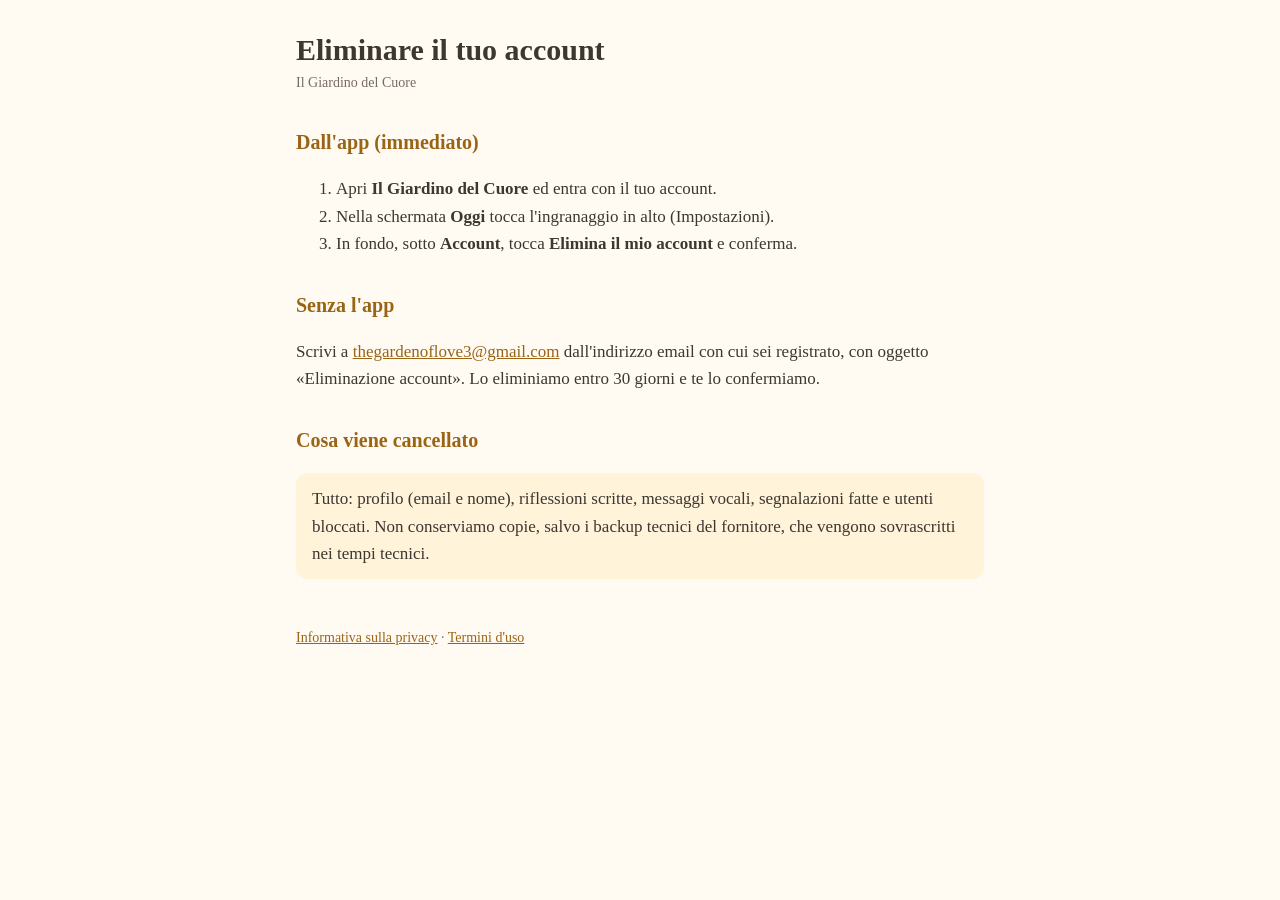
<file: web/legale/elimina-account.html>
<!doctype html>
<html lang="it"><head><meta charset="utf-8">
<meta name="viewport" content="width=device-width, initial-scale=1">
<title>Eliminare l'account — Il Giardino del Cuore</title>
<link rel="stylesheet" href="_stile.css"></head>
<body><main>
<h1>Eliminare il tuo account</h1>
<div class="data">Il Giardino del Cuore</div>

<h2>Dall'app (immediato)</h2>
<ol>
<li>Apri <b>Il Giardino del Cuore</b> ed entra con il tuo account.</li>
<li>Nella schermata <b>Oggi</b> tocca l'ingranaggio in alto (Impostazioni).</li>
<li>In fondo, sotto <b>Account</b>, tocca <b>Elimina il mio account</b> e conferma.</li>
</ol>

<h2>Senza l'app</h2>
<p>Scrivi a <a href="mailto:thegardenoflove3@gmail.com?subject=Eliminazione%20account">thegardenoflove3@gmail.com</a>
dall'indirizzo email con cui sei registrato, con oggetto «Eliminazione account».
Lo eliminiamo entro 30 giorni e te lo confermiamo.</p>

<h2>Cosa viene cancellato</h2>
<p class="box">Tutto: profilo (email e nome), riflessioni scritte, messaggi vocali, segnalazioni
fatte e utenti bloccati. Non conserviamo copie, salvo i backup tecnici del fornitore, che
vengono sovrascritti nei tempi tecnici.</p>

<footer><a href="privacy.html">Informativa sulla privacy</a> · <a href="termini.html">Termini d'uso</a></footer>
</main></body></html>
</file>
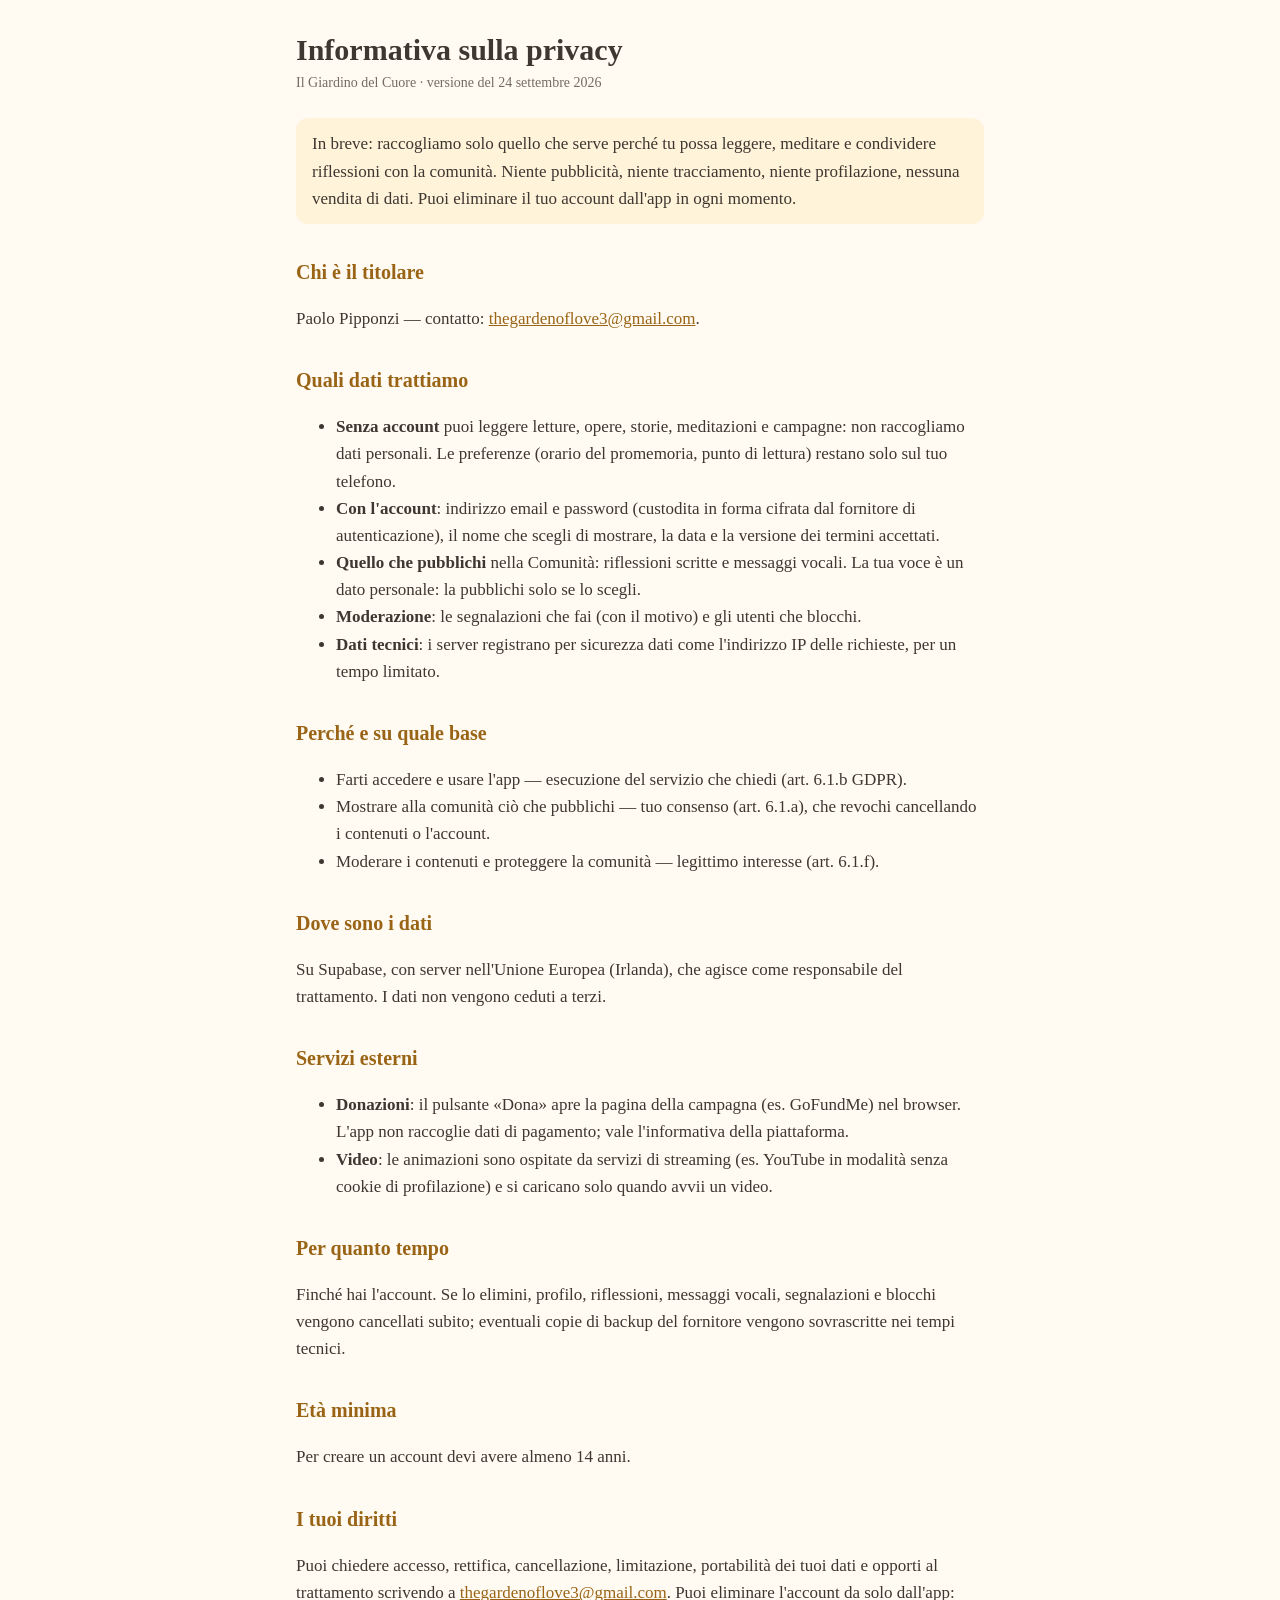
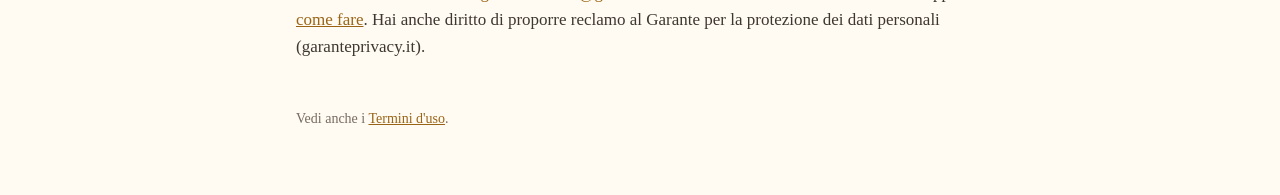
<file: web/legale/privacy.html>
<!doctype html>
<html lang="it"><head><meta charset="utf-8">
<meta name="viewport" content="width=device-width, initial-scale=1">
<title>Privacy — Il Giardino del Cuore</title>
<link rel="stylesheet" href="_stile.css"></head>
<body><main>
<h1>Informativa sulla privacy</h1>
<div class="data">Il Giardino del Cuore · versione del 24 settembre 2026</div>

<p class="box">In breve: raccogliamo solo quello che serve perché tu possa leggere, meditare e
condividere riflessioni con la comunità. Niente pubblicità, niente tracciamento, niente
profilazione, nessuna vendita di dati. Puoi eliminare il tuo account dall'app in ogni momento.</p>

<h2>Chi è il titolare</h2>
<p>Paolo Pipponzi — contatto: <a href="mailto:thegardenoflove3@gmail.com">thegardenoflove3@gmail.com</a>.</p>

<h2>Quali dati trattiamo</h2>
<ul>
<li><b>Senza account</b> puoi leggere letture, opere, storie, meditazioni e campagne: non
raccogliamo dati personali. Le preferenze (orario del promemoria, punto di lettura) restano
solo sul tuo telefono.</li>
<li><b>Con l'account</b>: indirizzo email e password (custodita in forma cifrata dal fornitore
di autenticazione), il nome che scegli di mostrare, la data e la versione dei termini accettati.</li>
<li><b>Quello che pubblichi</b> nella Comunità: riflessioni scritte e messaggi vocali. La tua
voce è un dato personale: la pubblichi solo se lo scegli.</li>
<li><b>Moderazione</b>: le segnalazioni che fai (con il motivo) e gli utenti che blocchi.</li>
<li><b>Dati tecnici</b>: i server registrano per sicurezza dati come l'indirizzo IP delle
richieste, per un tempo limitato.</li>
</ul>

<h2>Perché e su quale base</h2>
<ul>
<li>Farti accedere e usare l'app — esecuzione del servizio che chiedi (art. 6.1.b GDPR).</li>
<li>Mostrare alla comunità ciò che pubblichi — tuo consenso (art. 6.1.a), che revochi
cancellando i contenuti o l'account.</li>
<li>Moderare i contenuti e proteggere la comunità — legittimo interesse (art. 6.1.f).</li>
</ul>

<h2>Dove sono i dati</h2>
<p>Su Supabase, con server nell'Unione Europea (Irlanda), che agisce come responsabile del
trattamento. I dati non vengono ceduti a terzi.</p>

<h2>Servizi esterni</h2>
<ul>
<li><b>Donazioni</b>: il pulsante «Dona» apre la pagina della campagna (es. GoFundMe) nel
browser. L'app non raccoglie dati di pagamento; vale l'informativa della piattaforma.</li>
<li><b>Video</b>: le animazioni sono ospitate da servizi di streaming (es. YouTube in modalità
senza cookie di profilazione) e si caricano solo quando avvii un video.</li>
</ul>

<h2>Per quanto tempo</h2>
<p>Finché hai l'account. Se lo elimini, profilo, riflessioni, messaggi vocali, segnalazioni e
blocchi vengono cancellati subito; eventuali copie di backup del fornitore vengono sovrascritte
nei tempi tecnici.</p>

<h2>Età minima</h2>
<p>Per creare un account devi avere almeno 14 anni.</p>

<h2>I tuoi diritti</h2>
<p>Puoi chiedere accesso, rettifica, cancellazione, limitazione, portabilità dei tuoi dati e
opporti al trattamento scrivendo a <a href="mailto:thegardenoflove3@gmail.com">thegardenoflove3@gmail.com</a>. Puoi eliminare
l'account da solo dall'app: <a href="elimina-account.html">come fare</a>. Hai anche diritto di
proporre reclamo al Garante per la protezione dei dati personali (garanteprivacy.it).</p>

<footer>Vedi anche i <a href="termini.html">Termini d'uso</a>.</footer>
</main></body></html>
</file>
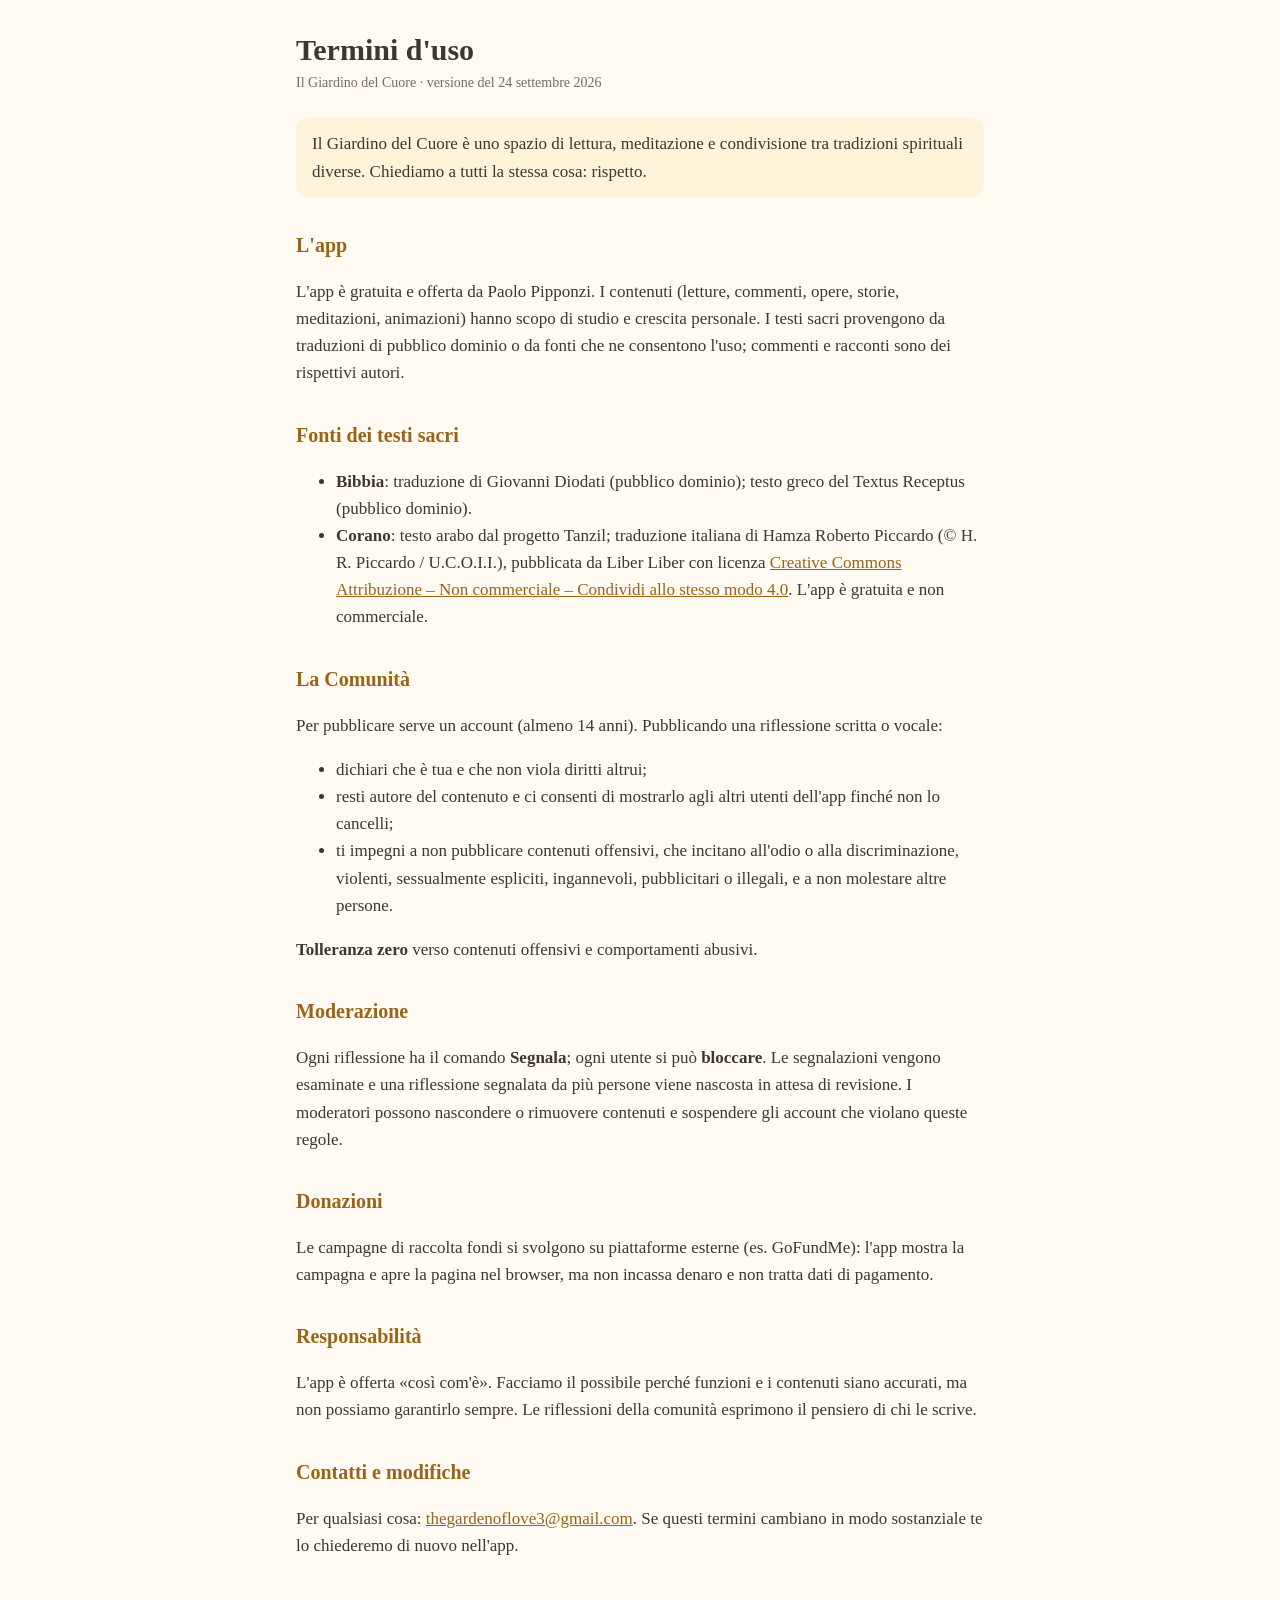
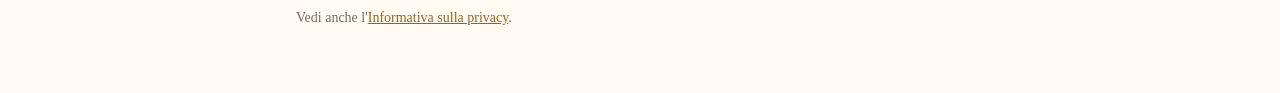
<file: web/legale/termini.html>
<!doctype html>
<html lang="it"><head><meta charset="utf-8">
<meta name="viewport" content="width=device-width, initial-scale=1">
<title>Termini d'uso — Il Giardino del Cuore</title>
<link rel="stylesheet" href="_stile.css"></head>
<body><main>
<h1>Termini d'uso</h1>
<div class="data">Il Giardino del Cuore · versione del 24 settembre 2026</div>

<p class="box">Il Giardino del Cuore è uno spazio di lettura, meditazione e condivisione tra
tradizioni spirituali diverse. Chiediamo a tutti la stessa cosa: rispetto.</p>

<h2>L'app</h2>
<p>L'app è gratuita e offerta da Paolo Pipponzi. I contenuti (letture, commenti, opere,
storie, meditazioni, animazioni) hanno scopo di studio e crescita personale. I testi sacri
provengono da traduzioni di pubblico dominio o da fonti che ne consentono l'uso; commenti e
racconti sono dei rispettivi autori.</p>

<h2>Fonti dei testi sacri</h2>
<ul>
<li><b>Bibbia</b>: traduzione di Giovanni Diodati (pubblico dominio); testo greco del Textus
Receptus (pubblico dominio).</li>
<li><b>Corano</b>: testo arabo dal progetto Tanzil; traduzione italiana di Hamza Roberto Piccardo
(© H. R. Piccardo / U.C.O.I.I.), pubblicata da Liber Liber con licenza
<a href="https://creativecommons.org/licenses/by-nc-sa/4.0/deed.it">Creative Commons
Attribuzione – Non commerciale – Condividi allo stesso modo 4.0</a>. L'app è gratuita e non
commerciale.</li>
</ul>

<h2>La Comunità</h2>
<p>Per pubblicare serve un account (almeno 14 anni). Pubblicando una riflessione scritta o
vocale:</p>
<ul>
<li>dichiari che è tua e che non viola diritti altrui;</li>
<li>resti autore del contenuto e ci consenti di mostrarlo agli altri utenti dell'app finché
non lo cancelli;</li>
<li>ti impegni a non pubblicare contenuti offensivi, che incitano all'odio o alla
discriminazione, violenti, sessualmente espliciti, ingannevoli, pubblicitari o illegali, e a
non molestare altre persone.</li>
</ul>
<p><b>Tolleranza zero</b> verso contenuti offensivi e comportamenti abusivi.</p>

<h2>Moderazione</h2>
<p>Ogni riflessione ha il comando <b>Segnala</b>; ogni utente si può <b>bloccare</b>. Le
segnalazioni vengono esaminate e una riflessione segnalata da più persone viene nascosta in
attesa di revisione. I moderatori possono nascondere o rimuovere contenuti e sospendere gli
account che violano queste regole.</p>

<h2>Donazioni</h2>
<p>Le campagne di raccolta fondi si svolgono su piattaforme esterne (es. GoFundMe): l'app
mostra la campagna e apre la pagina nel browser, ma non incassa denaro e non tratta dati di
pagamento.</p>

<h2>Responsabilità</h2>
<p>L'app è offerta «così com'è». Facciamo il possibile perché funzioni e i contenuti siano
accurati, ma non possiamo garantirlo sempre. Le riflessioni della comunità esprimono il
pensiero di chi le scrive.</p>

<h2>Contatti e modifiche</h2>
<p>Per qualsiasi cosa: <a href="mailto:thegardenoflove3@gmail.com">thegardenoflove3@gmail.com</a>. Se questi termini cambiano
in modo sostanziale te lo chiederemo di nuovo nell'app.</p>

<footer>Vedi anche l'<a href="privacy.html">Informativa sulla privacy</a>.</footer>
</main></body></html>
</file>
<file: web/legale/_stile.css>
:root{--crema:#FFFBF2;--testo:#3E3631;--grigio:#766B62;--ambra:#9A6416;--carta:#FFF3D9}
@media (prefers-color-scheme:dark){:root{--crema:#1f1b17;--testo:#EDE3D0;--grigio:#b5a999;--ambra:#E2BE6A;--carta:#2a241e}}
*{box-sizing:border-box}
body{margin:0;background:var(--crema);color:var(--testo);font:17px/1.6 Georgia,'Times New Roman',serif}
main{max-width:720px;margin:0 auto;padding:32px 16px 64px}
h1{font-size:30px;line-height:1.2;margin:0 0 4px}
h2{font-size:20px;margin:32px 0 8px;color:var(--ambra)}
.data{color:var(--grigio);font-size:14px;margin-bottom:24px}
.box{background:var(--carta);border-radius:12px;padding:12px 16px}
a{color:var(--ambra)}
footer{margin-top:48px;color:var(--grigio);font-size:14px}
</file>
